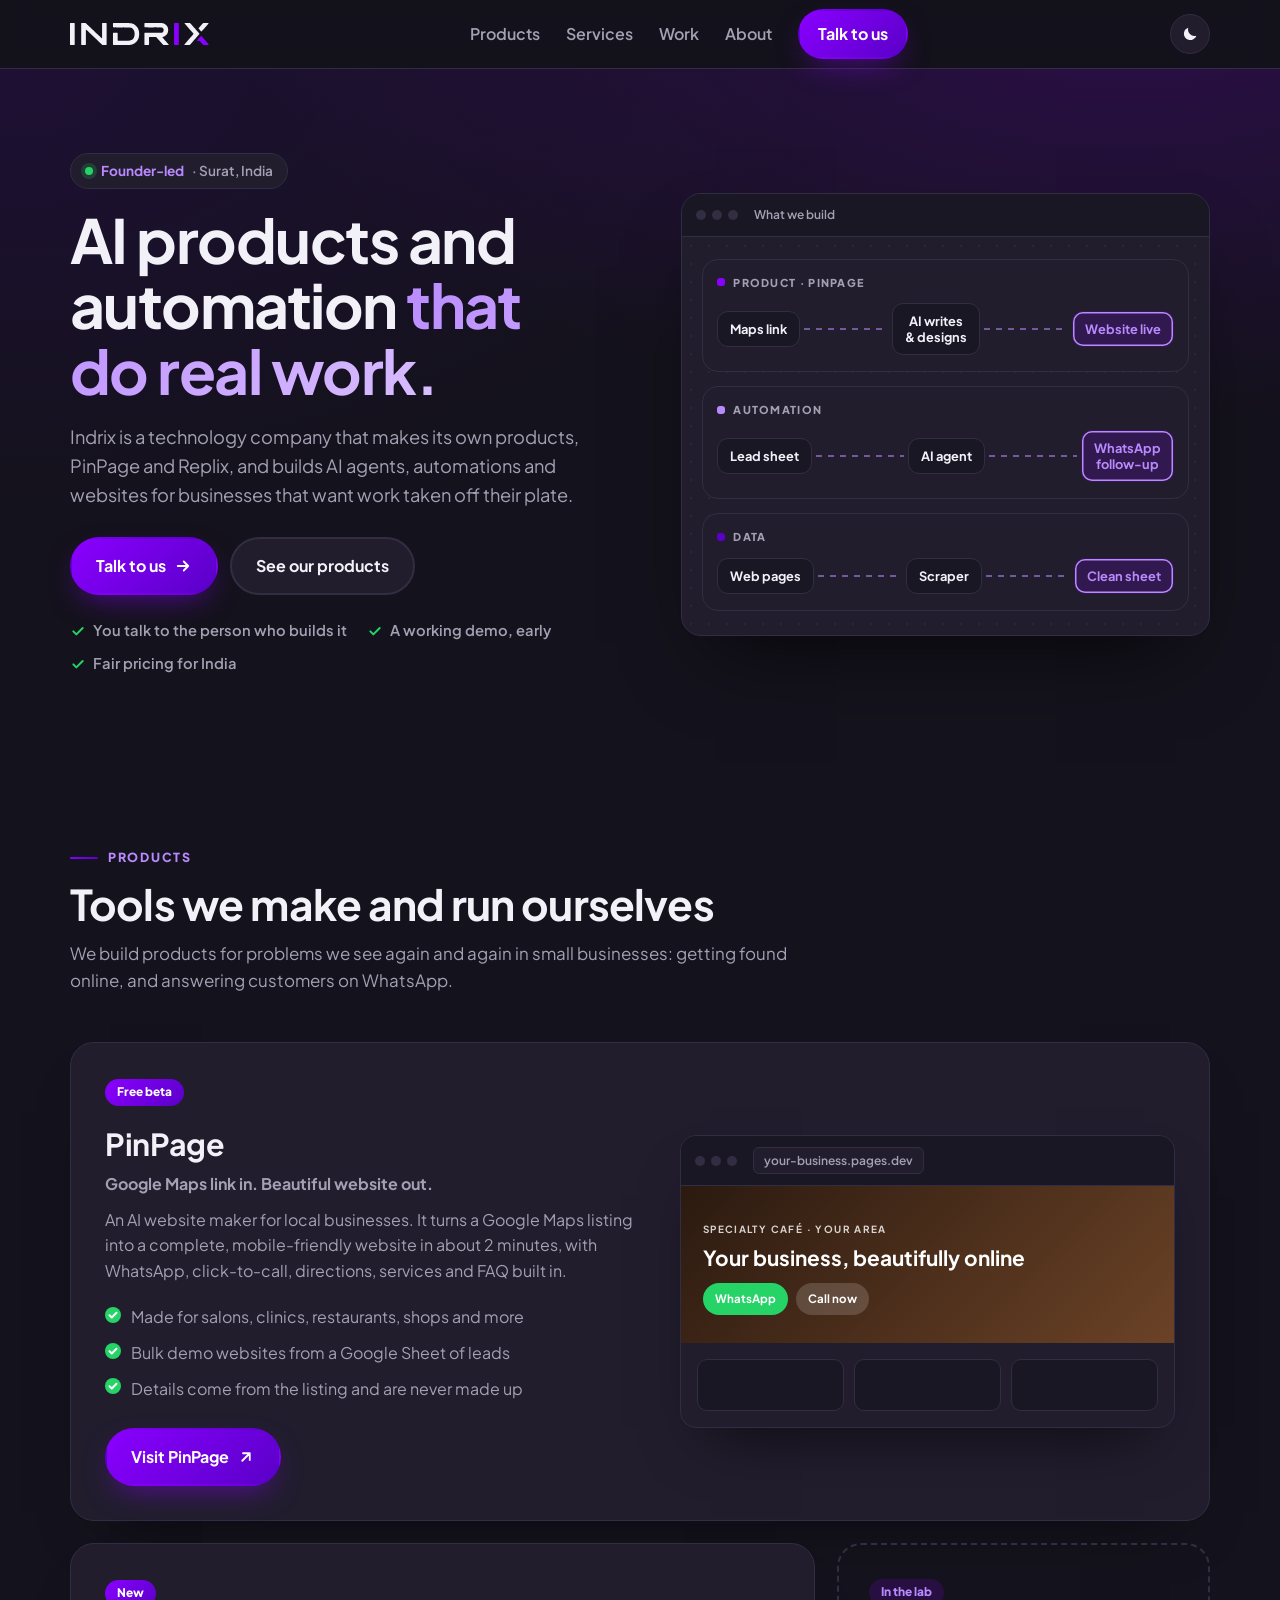
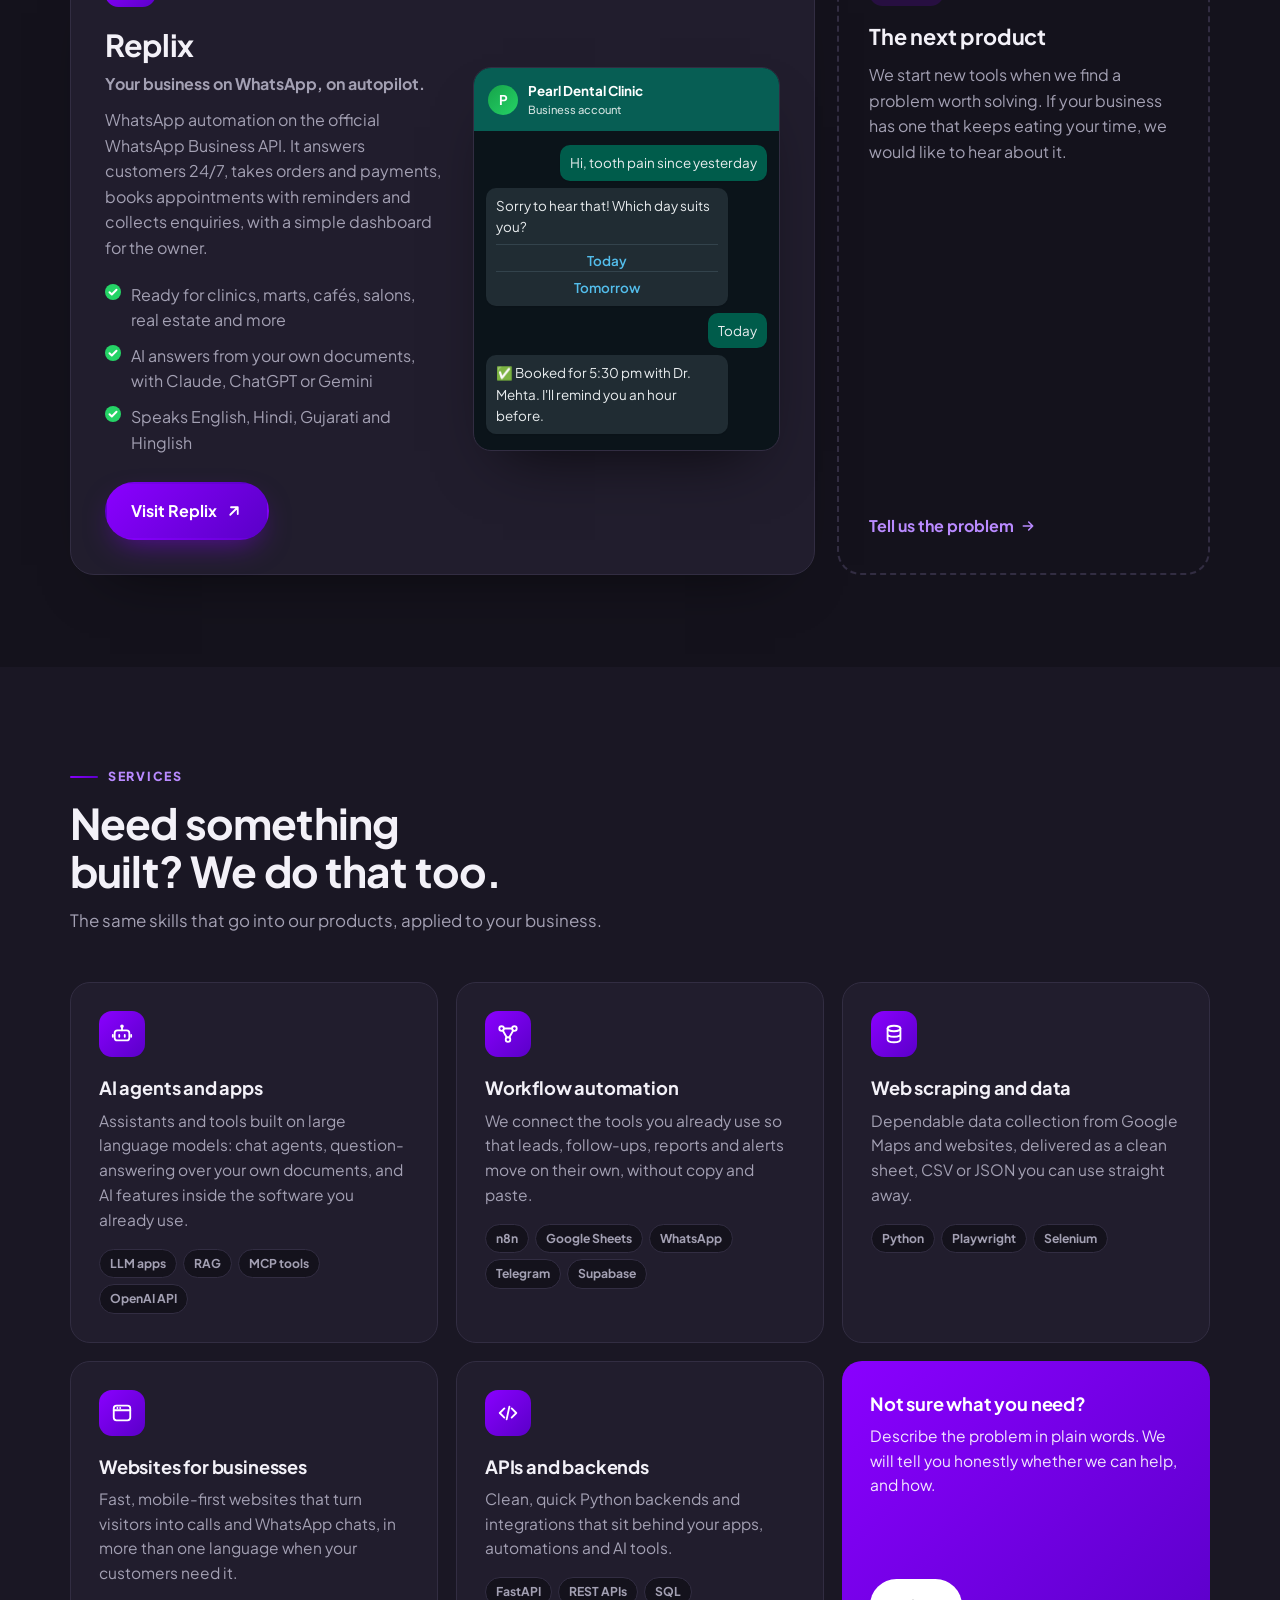
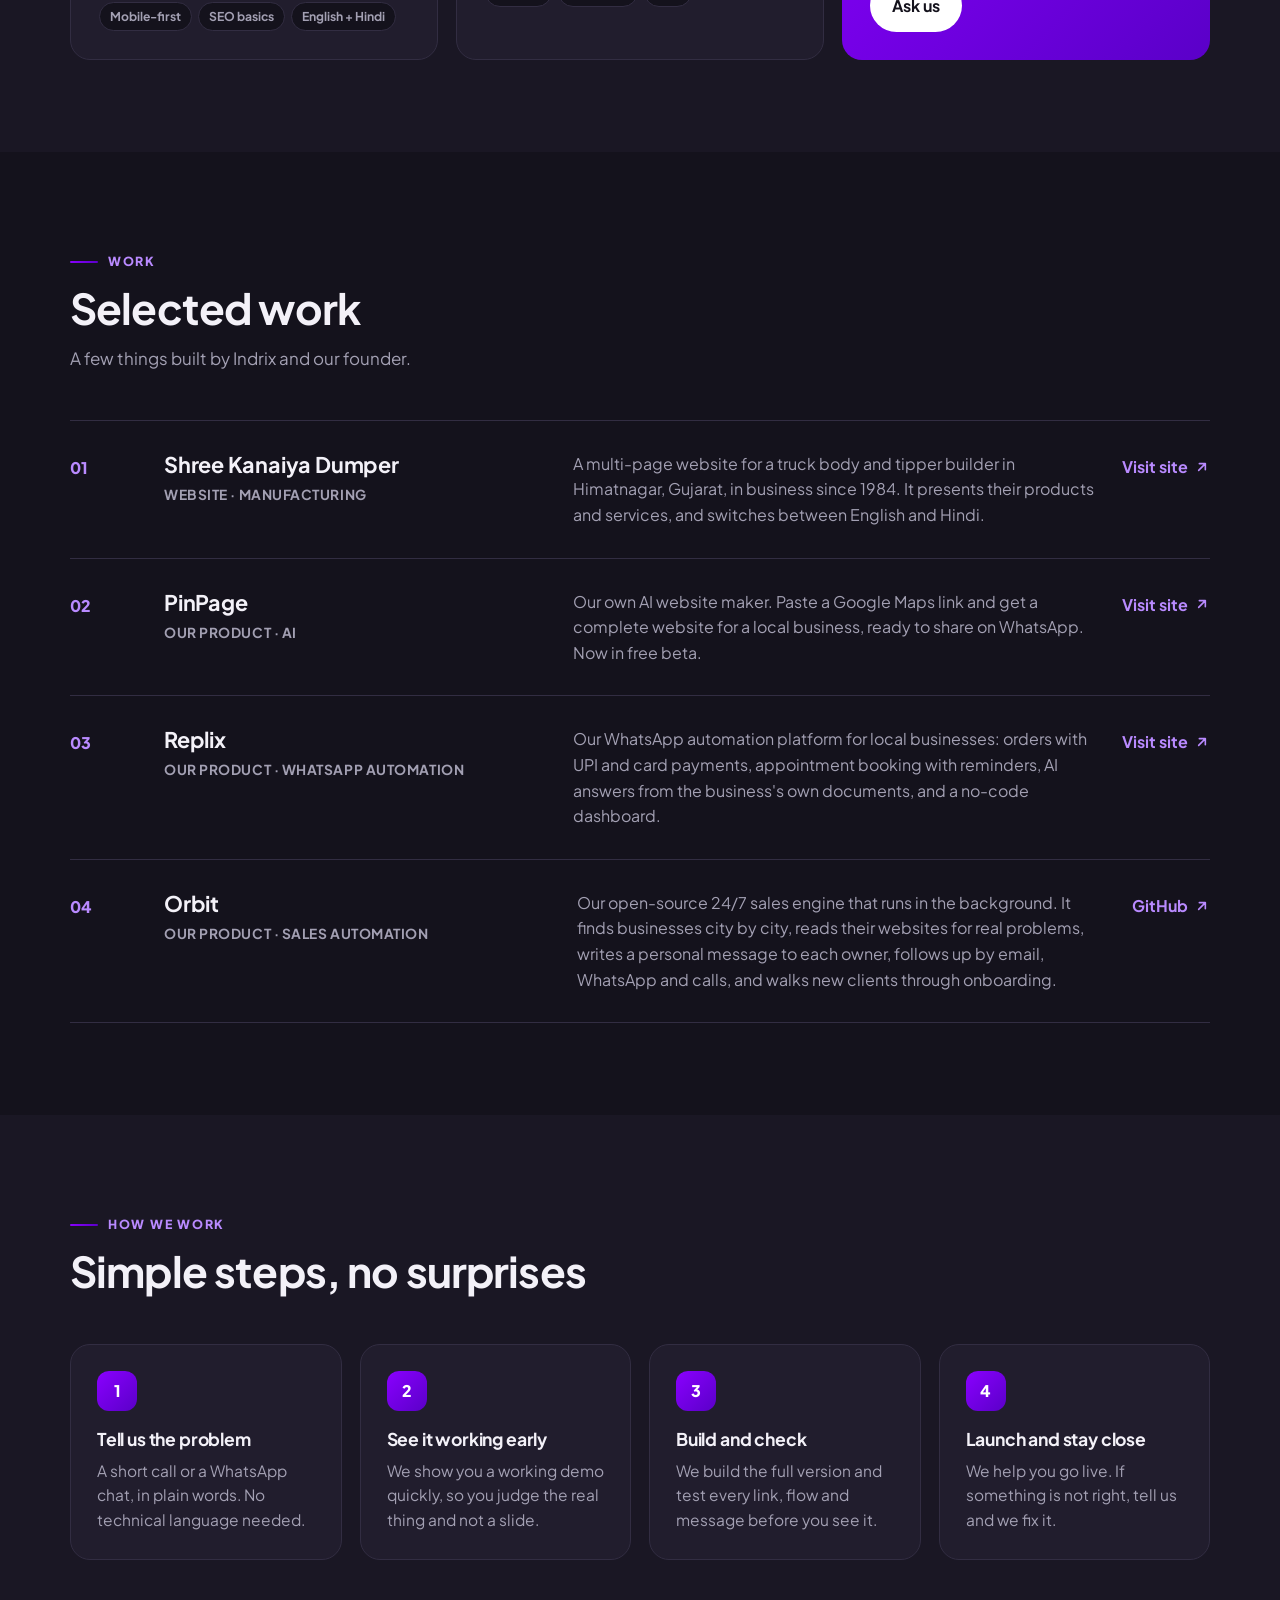
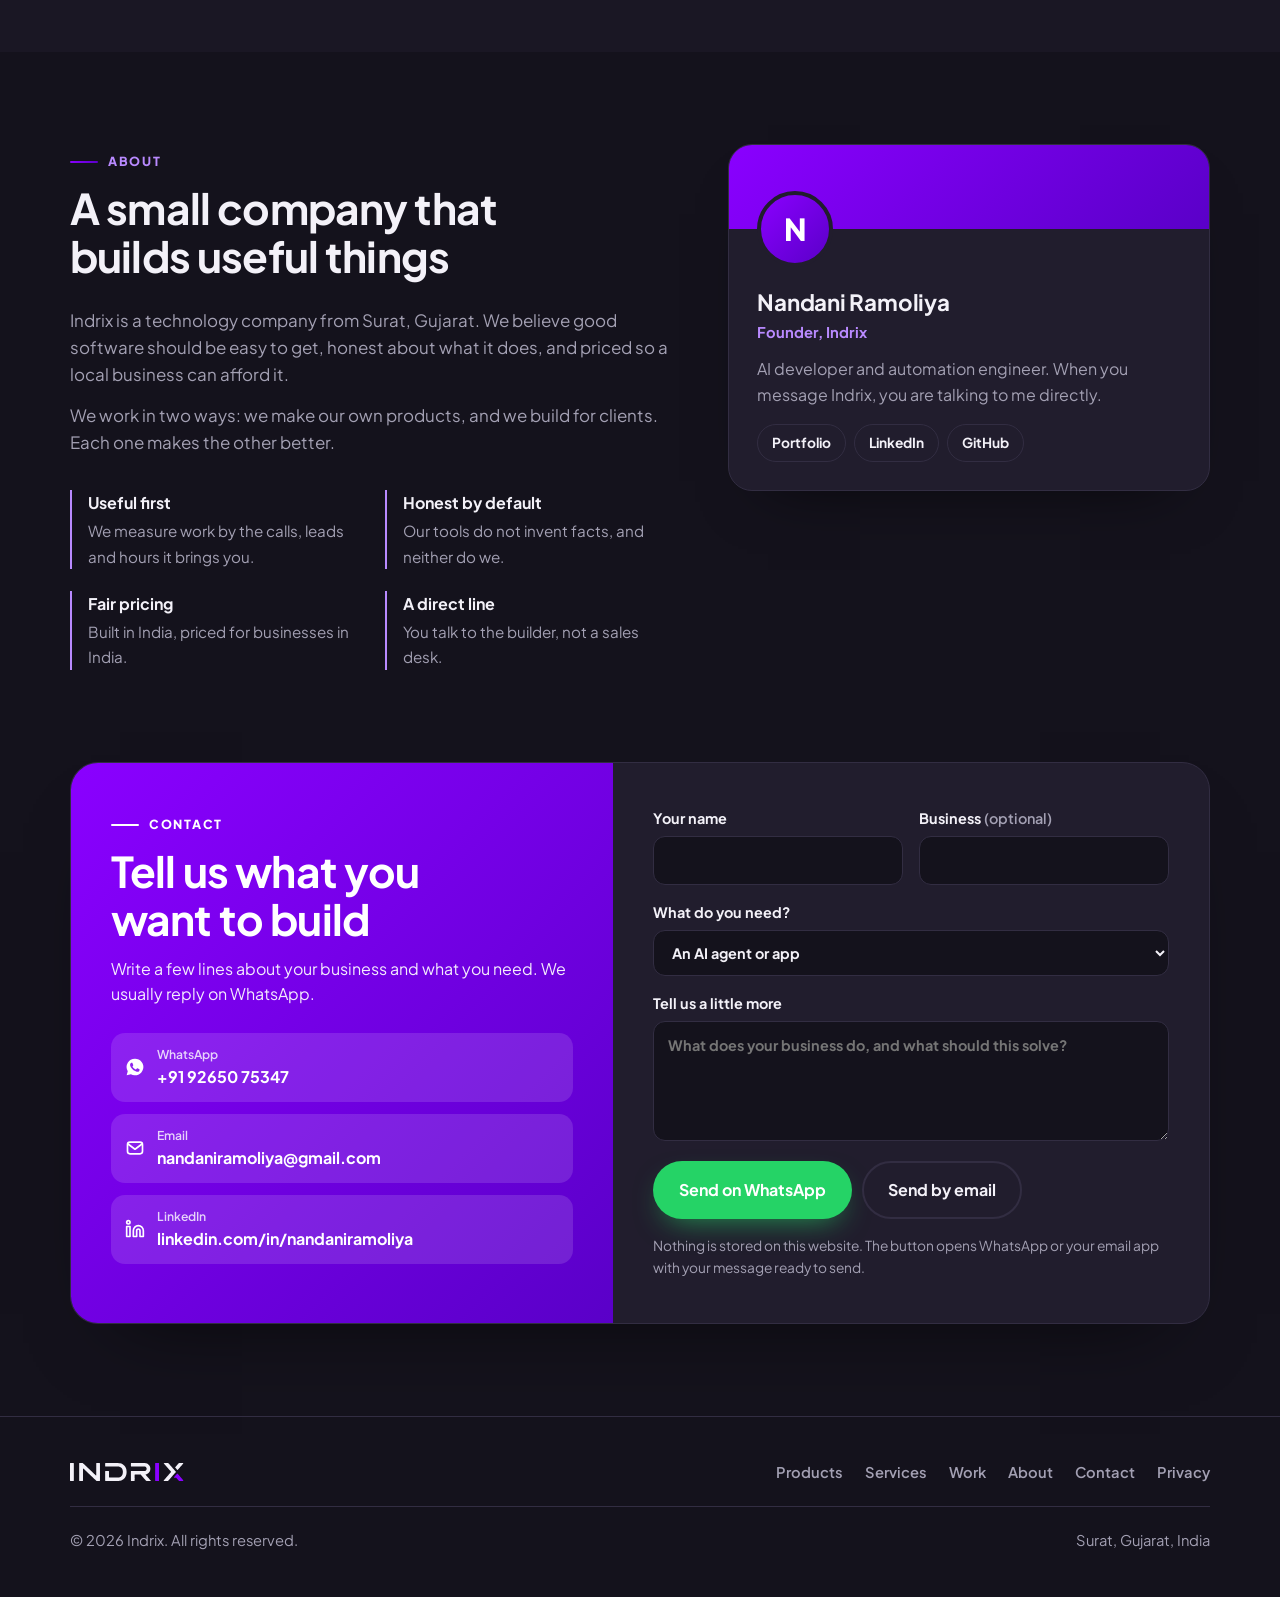
<file: index.html>
<!DOCTYPE html>
<html lang="en-IN">
<head>
<meta charset="utf-8">
<meta name="viewport" content="width=device-width,initial-scale=1">
<title>Indrix: AI Products, Automation and Websites for Business</title>
<meta name="description" content="Indrix is a founder-led technology company from Surat, India. We make our own AI products, PinPage and Replix, and build AI agents, automations, data tools and websites for businesses.">
<meta name="robots" content="index, follow, max-image-preview:large">
<meta property="og:type" content="website">
<meta property="og:site_name" content="Indrix">
<meta property="og:title" content="Indrix: AI products and automation that do real work">
<meta property="og:description" content="Makers of PinPage and Replix. We build AI agents, automations, data tools and websites for businesses.">
<!-- After you connect a domain, change this to the full address, e.g. https://yourdomain.com/og.png -->
<meta property="og:image" content="og.png?v=2">
<meta property="og:image:width" content="1200"><meta property="og:image:height" content="630">
<meta name="twitter:card" content="summary_large_image">
<meta name="theme-color" content="#14121c">
<link rel="icon" href="favicon.ico?v=2" sizes="48x48">
<link rel="icon" href="favicon.svg?v=2" type="image/svg+xml">
<link rel="apple-touch-icon" href="apple-touch-icon.png?v=2">
<script>document.documentElement.classList.add("js");try{var t=localStorage.getItem("indrix.theme");if(t==="dark"||t==="light")document.documentElement.setAttribute("data-theme",t)}catch(e){}</script>
<link rel="preload" href="assets/plus-jakarta-sans.woff2" as="font" type="font/woff2" crossorigin>
<link rel="stylesheet" href="assets/site.css?v=2">
<script type="application/ld+json">{"@context":"https://schema.org","@type":"Organization","name":"Indrix","description":"Technology company building AI products, automation and websites for businesses.","founder":{"@type":"Person","name":"Nandani Ramoliya"},"address":{"@type":"PostalAddress","addressLocality":"Surat","addressRegion":"Gujarat","addressCountry":"IN"},"brand":[{"@type":"Brand","name":"PinPage","url":"https://pinpage-8no.pages.dev/"},{"@type":"Brand","name":"Replix","url":"https://replix-cw3.pages.dev/"}]}</script>
</head>
<body>
<a class="skip" href="#main">Skip to content</a>

<header class="site"><div class="wrap nav">
  <a class="logo" href="#top" aria-label="Indrix home">
    <svg viewBox="0 0 917.5 145.4" aria-hidden="true"><use href="assets/logo.svg?v=2#wordmark"/></svg>
  </a>
  <nav class="links" id="navLinks" aria-label="Main">
    <a href="#products">Products</a>
    <a href="#services">Services</a>
    <a href="#work">Work</a>
    <a href="#about">About</a>
    <a class="btn btn-pri" href="#contact">Talk to us</a>
  </nav>
  <div class="nav-tools">
    <button class="icon-btn theme" id="themeBtn" type="button" aria-label="Switch between light and dark mode" title="Light / dark mode">
      <svg class="sun" viewBox="0 0 24 24" fill="none" stroke="currentColor" stroke-width="2" stroke-linecap="round"><circle cx="12" cy="12" r="4.2"/><path d="M12 2.5v2.2M12 19.3v2.2M2.5 12h2.2M19.3 12h2.2M5.3 5.3l1.5 1.5M17.2 17.2l1.5 1.5M5.3 18.7l1.5-1.5M17.2 6.8l1.5-1.5"/></svg>
      <svg class="moon" viewBox="0 0 24 24" fill="currentColor"><path d="M20.5 14.2A8.5 8.5 0 0 1 9.8 3.5a8.5 8.5 0 1 0 10.7 10.7z"/></svg>
    </button>
    <button class="icon-btn menu" id="menuBtn" type="button" aria-label="Open menu" aria-expanded="false" aria-controls="navLinks">
      <svg viewBox="0 0 24 24" fill="none" stroke="currentColor" stroke-width="2" stroke-linecap="round"><path d="M4 7h16M4 12h16M4 17h16"/></svg>
    </button>
  </div>
</div></header>

<main id="main">

<!-- ============ Hero ============ -->
<section class="hero" id="top"><div class="wrap hero-grid">
  <div>
    <span class="pill"><i></i> <b>Founder-led</b> · Surat, India</span>
    <h1>AI products and automation <span class="grad-text">that do real work.</span></h1>
    <p class="lead">Indrix is a technology company that makes its own products, PinPage and Replix, and builds AI agents, automations and websites for businesses that want work taken off their plate.</p>
    <div class="cta">
      <a class="btn btn-pri" href="#contact">Talk to us
        <svg viewBox="0 0 24 24" fill="none" stroke="currentColor" stroke-width="2.4" stroke-linecap="round" stroke-linejoin="round"><path d="M5 12h14M13 6l6 6-6 6"/></svg></a>
      <a class="btn btn-ghost" href="#products">See our products</a>
    </div>
    <ul class="trust">
      <li><svg viewBox="0 0 24 24" fill="none" stroke="currentColor" stroke-width="3" stroke-linecap="round" stroke-linejoin="round"><path d="M5 12.5l4.5 4.5L19 7.5"/></svg>You talk to the person who builds it</li>
      <li><svg viewBox="0 0 24 24" fill="none" stroke="currentColor" stroke-width="3" stroke-linecap="round" stroke-linejoin="round"><path d="M5 12.5l4.5 4.5L19 7.5"/></svg>A working demo, early</li>
      <li><svg viewBox="0 0 24 24" fill="none" stroke="currentColor" stroke-width="3" stroke-linecap="round" stroke-linejoin="round"><path d="M5 12.5l4.5 4.5L19 7.5"/></svg>Fair pricing for India</li>
    </ul>
  </div>

  <div class="board" role="img" aria-label="Three examples of what Indrix builds: PinPage turns a Maps link into a live website, automations turn a lead sheet into WhatsApp follow-ups, and data tools turn web pages into clean sheets.">
    <div class="board-bar"><i></i><i></i><i></i><span>What we build</span></div>
    <div class="board-body">
      <div class="lane">
        <div class="lane-k"><i style="--c:#8a00ff"></i>Product · PinPage</div>
        <div class="flow"><span class="node">Maps link</span><span class="wire"></span><span class="node">AI writes<br>&amp; designs</span><span class="wire"></span><span class="node done">Website live</span></div>
      </div>
      <div class="lane">
        <div class="lane-k"><i style="--c:#b98aff"></i>Automation</div>
        <div class="flow"><span class="node">Lead sheet</span><span class="wire"></span><span class="node">AI agent</span><span class="wire"></span><span class="node done">WhatsApp<br>follow-up</span></div>
      </div>
      <div class="lane">
        <div class="lane-k"><i style="--c:#5a00c8"></i>Data</div>
        <div class="flow"><span class="node">Web pages</span><span class="wire"></span><span class="node">Scraper</span><span class="wire"></span><span class="node done">Clean sheet</span></div>
      </div>
    </div>
  </div>
</div></section>

<!-- ============ Products ============ -->
<!-- To add a new product later: copy the "product" block, or replace the "next" card. -->
<section id="products"><div class="wrap">
  <div class="head rv"><span class="k">Products</span><h2>Tools we make and run ourselves</h2><p>We build products for problems we see again and again in small businesses: getting found online, and answering customers on WhatsApp.</p></div>
  <div class="products">
    <article class="product wide rv">
      <div>
        <span class="tag">Free beta</span>
        <h3>PinPage</h3>
        <p class="tagline">Google Maps link in. Beautiful website out.</p>
        <p>An AI website maker for local businesses. It turns a Google Maps listing into a complete, mobile-friendly website in about 2 minutes, with WhatsApp, click-to-call, directions, services and FAQ built in.</p>
        <ul class="ticks">
          <li>Made for salons, clinics, restaurants, shops and more</li>
          <li>Bulk demo websites from a Google Sheet of leads</li>
          <li>Details come from the listing and are never made up</li>
        </ul>
        <a class="btn btn-pri" href="https://pinpage-8no.pages.dev/" target="_blank" rel="noopener">Visit PinPage
          <svg viewBox="0 0 24 24" fill="none" stroke="currentColor" stroke-width="2.4" stroke-linecap="round" stroke-linejoin="round"><path d="M7 17L17 7M8 7h9v9"/></svg></a>
      </div>
      <div class="browser" aria-hidden="true">
        <div class="board-bar"><i></i><i></i><i></i><span>your-business.pages.dev</span></div>
        <div class="site-hero"><small>SPECIALTY CAFÉ · YOUR AREA</small><strong>Your business, beautifully online</strong><div class="site-btns"><b>WhatsApp</b><b>Call now</b></div></div>
        <div class="site-cards"><div></div><div></div><div></div></div>
      </div>
    </article>
    <article class="product rv">
      <div>
        <span class="tag">New</span>
        <h3>Replix</h3>
        <p class="tagline">Your business on WhatsApp, on autopilot.</p>
        <p>WhatsApp automation on the official WhatsApp Business API. It answers customers 24/7, takes orders and payments, books appointments with reminders and collects enquiries, with a simple dashboard for the owner.</p>
        <ul class="ticks">
          <li>Ready for clinics, marts, cafés, salons, real estate and more</li>
          <li>AI answers from your own documents, with Claude, ChatGPT or Gemini</li>
          <li>Speaks English, Hindi, Gujarati and Hinglish</li>
        </ul>
        <a class="btn btn-pri" href="https://replix-cw3.pages.dev/" target="_blank" rel="noopener">Visit Replix
          <svg viewBox="0 0 24 24" fill="none" stroke="currentColor" stroke-width="2.4" stroke-linecap="round" stroke-linejoin="round"><path d="M7 17L17 7M8 7h9v9"/></svg></a>
      </div>
      <div class="chat-mock" aria-hidden="true">
        <div class="chat-head"><i>P</i><span>Pearl Dental Clinic<small>Business account</small></span></div>
        <div class="chat-body">
          <p class="me">Hi, tooth pain since yesterday</p>
          <p>Sorry to hear that! Which day suits you?<b>Today</b><b>Tomorrow</b></p>
          <p class="me">Today</p>
          <p>✅ Booked for 5:30 pm with Dr. Mehta. I'll remind you an hour before.</p>
        </div>
      </div>
    </article>
    <article class="next rv">
      <span class="tag quiet">In the lab</span>
      <h3>The next product</h3>
      <p>We start new tools when we find a problem worth solving. If your business has one that keeps eating your time, we would like to hear about it.</p>
      <a class="arrow-link" href="#contact">Tell us the problem <svg viewBox="0 0 24 24" fill="none" stroke="currentColor" stroke-width="2.4" stroke-linecap="round" stroke-linejoin="round"><path d="M5 12h14M13 6l6 6-6 6"/></svg></a>
    </article>
  </div>
</div></section>

<!-- ============ Services ============ -->
<section id="services" class="alt"><div class="wrap">
  <div class="head rv"><span class="k">Services</span><h2>Need something built? We do that too.</h2><p>The same skills that go into our products, applied to your business.</p></div>
  <div class="services">
    <article class="svc rv">
      <div class="ico"><svg viewBox="0 0 24 24" fill="none" stroke="currentColor" stroke-width="2" stroke-linecap="round" stroke-linejoin="round"><rect x="4" y="8" width="16" height="11" rx="3"/><path d="M12 8V4M9 13v2M15 13v2M2 13v2M22 13v2"/><circle cx="12" cy="3.5" r="1"/></svg></div>
      <h3>AI agents and apps</h3>
      <p>Assistants and tools built on large language models: chat agents, question-answering over your own documents, and AI features inside the software you already use.</p>
      <ul class="chips"><li>LLM apps</li><li>RAG</li><li>MCP tools</li><li>OpenAI API</li></ul>
    </article>
    <article class="svc rv">
      <div class="ico"><svg viewBox="0 0 24 24" fill="none" stroke="currentColor" stroke-width="2" stroke-linecap="round" stroke-linejoin="round"><circle cx="5" cy="6" r="2.5"/><circle cx="19" cy="6" r="2.5"/><circle cx="12" cy="18" r="2.5"/><path d="M7.5 6h9M6.3 8.2l4.4 7.6M17.7 8.2l-4.4 7.6"/></svg></div>
      <h3>Workflow automation</h3>
      <p>We connect the tools you already use so that leads, follow-ups, reports and alerts move on their own, without copy and paste.</p>
      <ul class="chips"><li>n8n</li><li>Google Sheets</li><li>WhatsApp</li><li>Telegram</li><li>Supabase</li></ul>
    </article>
    <article class="svc rv">
      <div class="ico"><svg viewBox="0 0 24 24" fill="none" stroke="currentColor" stroke-width="2" stroke-linecap="round" stroke-linejoin="round"><ellipse cx="12" cy="6" rx="7" ry="3"/><path d="M5 6v6c0 1.7 3.1 3 7 3s7-1.3 7-3V6M5 12v6c0 1.7 3.1 3 7 3s7-1.3 7-3v-6"/></svg></div>
      <h3>Web scraping and data</h3>
      <p>Dependable data collection from Google Maps and websites, delivered as a clean sheet, CSV or JSON you can use straight away.</p>
      <ul class="chips"><li>Python</li><li>Playwright</li><li>Selenium</li></ul>
    </article>
    <article class="svc rv">
      <div class="ico"><svg viewBox="0 0 24 24" fill="none" stroke="currentColor" stroke-width="2" stroke-linecap="round" stroke-linejoin="round"><rect x="3" y="4" width="18" height="16" rx="3"/><path d="M3 9h18M7 6.5h.01M10 6.5h.01"/></svg></div>
      <h3>Websites for businesses</h3>
      <p>Fast, mobile-first websites that turn visitors into calls and WhatsApp chats, in more than one language when your customers need it.</p>
      <ul class="chips"><li>Mobile-first</li><li>SEO basics</li><li>English + Hindi</li></ul>
    </article>
    <article class="svc rv">
      <div class="ico"><svg viewBox="0 0 24 24" fill="none" stroke="currentColor" stroke-width="2" stroke-linecap="round" stroke-linejoin="round"><path d="M8 7l-5 5 5 5M16 7l5 5-5 5M13.5 5l-3 14"/></svg></div>
      <h3>APIs and backends</h3>
      <p>Clean, quick Python backends and integrations that sit behind your apps, automations and AI tools.</p>
      <ul class="chips"><li>FastAPI</li><li>REST APIs</li><li>SQL</li></ul>
    </article>
    <article class="svc ask rv">
      <h3>Not sure what you need?</h3>
      <p>Describe the problem in plain words. We will tell you honestly whether we can help, and how.</p>
      <a class="btn" href="#contact">Ask us</a>
    </article>
  </div>
</div></section>

<!-- ============ Work ============ -->
<section id="work"><div class="wrap">
  <div class="head rv"><span class="k">Work</span><h2>Selected work</h2><p>A few things built by Indrix and our founder.</p></div>
  <ol class="work">
    <li class="rv">
      <span class="n">01</span>
      <div><h3>Shree Kanaiya Dumper</h3><div class="meta">Website · Manufacturing</div></div>
      <p>A multi-page website for a truck body and tipper builder in Himatnagar, Gujarat, in business since 1984. It presents their products and services, and switches between English and Hindi.</p>
      <a class="arrow-link" href="https://www.kanaiyadumper.com/" target="_blank" rel="noopener">Visit site <svg viewBox="0 0 24 24" fill="none" stroke="currentColor" stroke-width="2.4" stroke-linecap="round" stroke-linejoin="round"><path d="M7 17L17 7M8 7h9v9"/></svg></a>
    </li>
    <li class="rv">
      <span class="n">02</span>
      <div><h3>PinPage</h3><div class="meta">Our product · AI</div></div>
      <p>Our own AI website maker. Paste a Google Maps link and get a complete website for a local business, ready to share on WhatsApp. Now in free beta.</p>
      <a class="arrow-link" href="https://pinpage-8no.pages.dev/" target="_blank" rel="noopener">Visit site <svg viewBox="0 0 24 24" fill="none" stroke="currentColor" stroke-width="2.4" stroke-linecap="round" stroke-linejoin="round"><path d="M7 17L17 7M8 7h9v9"/></svg></a>
    </li>
    <li class="rv">
      <span class="n">03</span>
      <div><h3>Replix</h3><div class="meta">Our product · WhatsApp automation</div></div>
      <p>Our WhatsApp automation platform for local businesses: orders with UPI and card payments, appointment booking with reminders, AI answers from the business's own documents, and a no-code dashboard.</p>
      <a class="arrow-link" href="https://replix-cw3.pages.dev/" target="_blank" rel="noopener">Visit site <svg viewBox="0 0 24 24" fill="none" stroke="currentColor" stroke-width="2.4" stroke-linecap="round" stroke-linejoin="round"><path d="M7 17L17 7M8 7h9v9"/></svg></a>
    </li>
    <li class="rv">
      <span class="n">04</span>
      <div><h3>Orbit</h3><div class="meta">Our product · Sales automation</div></div>
      <p>Our open-source 24/7 sales engine that runs in the background. It finds businesses city by city, reads their websites for real problems, writes a personal message to each owner, follows up by email, WhatsApp and calls, and walks new clients through onboarding.</p>
      <a class="arrow-link" href="https://github.com/NandaniRamoliya/LeadAutomationPipeline" target="_blank" rel="noopener">GitHub <svg viewBox="0 0 24 24" fill="none" stroke="currentColor" stroke-width="2.4" stroke-linecap="round" stroke-linejoin="round"><path d="M7 17L17 7M8 7h9v9"/></svg></a>
    </li>
  </ol>
</div></section>

<!-- ============ How we work ============ -->
<section id="process" class="alt"><div class="wrap">
  <div class="head rv"><span class="k">How we work</span><h2>Simple steps, no surprises</h2></div>
  <ol class="steps">
    <li class="rv"><h3>Tell us the problem</h3><p>A short call or a WhatsApp chat, in plain words. No technical language needed.</p></li>
    <li class="rv"><h3>See it working early</h3><p>We show you a working demo quickly, so you judge the real thing and not a slide.</p></li>
    <li class="rv"><h3>Build and check</h3><p>We build the full version and test every link, flow and message before you see it.</p></li>
    <li class="rv"><h3>Launch and stay close</h3><p>We help you go live. If something is not right, tell us and we fix it.</p></li>
  </ol>
</div></section>

<!-- ============ About ============ -->
<section id="about"><div class="wrap about">
  <div class="about-copy rv">
    <div class="head"><span class="k">About</span><h2>A small company that builds useful things</h2></div>
    <p>Indrix is a technology company from Surat, Gujarat. We believe good software should be easy to get, honest about what it does, and priced so a local business can afford it.</p>
    <p>We work in two ways: we make our own products, and we build for clients. Each one makes the other better.</p>
    <ul class="values">
      <li><b>Useful first</b><span>We measure work by the calls, leads and hours it brings you.</span></li>
      <li><b>Honest by default</b><span>Our tools do not invent facts, and neither do we.</span></li>
      <li><b>Fair pricing</b><span>Built in India, priced for businesses in India.</span></li>
      <li><b>A direct line</b><span>You talk to the builder, not a sales desk.</span></li>
    </ul>
  </div>
  <!-- Founder card. This whole <aside> is optional: delete it if you prefer not to show a name. -->
  <aside class="founder rv" aria-label="Founder">
    <div class="founder-top"></div>
    <div class="founder-av" aria-hidden="true">N</div>
    <div class="founder-body">
      <h3>Nandani Ramoliya</h3>
      <div class="role">Founder, Indrix</div>
      <p>AI developer and automation engineer. When you message Indrix, you are talking to me directly.</p>
      <ul class="founder-links">
        <li><a href="https://nandaniramoliya.netlify.app/" target="_blank" rel="noopener">Portfolio</a></li>
        <li><a href="https://linkedin.com/in/nandaniramoliya" target="_blank" rel="noopener">LinkedIn</a></li>
        <li><a href="https://github.com/nandaniramoliya" target="_blank" rel="noopener">GitHub</a></li>
      </ul>
    </div>
  </aside>
</div></section>

<!-- ============ Contact ============ -->
<section id="contact" style="padding-top:0"><div class="wrap">
  <div class="contact rv">
    <div class="contact-side">
      <span class="k">Contact</span>
      <h2>Tell us what you want to build</h2>
      <p>Write a few lines about your business and what you need. We usually reply on WhatsApp.</p>
      <ul class="ways">
        <li><a href="https://wa.me/919265075347?text=Hi%20Indrix!%20I%27d%20like%20to%20talk%20about%20a%20project." target="_blank" rel="noopener">
          <svg viewBox="0 0 24 24" fill="currentColor"><path d="M12 2a10 10 0 0 0-8.7 15L2 22l5.1-1.3A10 10 0 1 0 12 2zm5.4 14.4c-.2.6-1.3 1.2-1.8 1.3-.5.1-1.1.1-3.4-.9-2.9-1.2-4.7-4.1-4.9-4.3-.1-.2-1.2-1.5-1.2-2.9s.7-2.1 1-2.4c.3-.3.6-.3.8-.3h.5c.2 0 .4-.1.6.5l.9 2.1c.1.1.1.3 0 .5l-.3.5-.4.5c-.1.1-.3.3-.1.6.2.3.7 1.2 1.5 1.9 1.1.9 1.9 1.2 2.2 1.4.3.1.4.1.6-.1l.9-1.1c.2-.3.4-.2.6-.1l1.9.9c.3.1.5.2.5.3.1.1.1.7-.1 1.3z"/></svg>
          <span><small>WhatsApp</small>+91 92650 75347</span></a></li>
        <li><a href="mailto:nandaniramoliya@gmail.com">
          <svg viewBox="0 0 24 24" fill="none" stroke="currentColor" stroke-width="2" stroke-linecap="round" stroke-linejoin="round"><rect x="3" y="5" width="18" height="14" rx="3"/><path d="M4 7.5l8 6 8-6"/></svg>
          <span><small>Email</small>nandaniramoliya@gmail.com</span></a></li>
        <li><a href="https://linkedin.com/in/nandaniramoliya" target="_blank" rel="noopener">
          <svg viewBox="0 0 24 24" fill="none" stroke="currentColor" stroke-width="2" stroke-linecap="round" stroke-linejoin="round"><path d="M16 8a6 6 0 0 1 6 6v7h-4v-7a2 2 0 0 0-4 0v7h-4v-7a6 6 0 0 1 6-6z"/><rect x="2" y="9" width="4" height="12"/><circle cx="4" cy="4" r="2"/></svg>
          <span><small>LinkedIn</small>linkedin.com/in/nandaniramoliya</span></a></li>
      </ul>
    </div>
    <!-- data-whatsapp: number with country code, digits only. data-email: where "Send by email" goes. -->
    <form id="contactForm" data-whatsapp="919265075347" data-email="nandaniramoliya@gmail.com">
      <div class="row2">
        <label>Your name<input name="name" type="text" autocomplete="name" required></label>
        <label>Business <span>(optional)</span><input name="business" type="text" autocomplete="organization"></label>
      </div>
      <label>What do you need?
        <select name="need">
          <option>An AI agent or app</option>
          <option>Workflow automation</option>
          <option>Web scraping or data</option>
          <option>A website for my business</option>
          <option>Help with PinPage</option>
          <option>Replix (WhatsApp automation)</option>
          <option>Something else</option>
        </select>
      </label>
      <label>Tell us a little more<textarea name="details" required placeholder="What does your business do, and what should this solve?"></textarea></label>
      <div class="form-actions">
        <button class="btn btn-wa" type="submit">Send on WhatsApp</button>
        <button class="btn btn-ghost" type="button" id="emailBtn">Send by email</button>
      </div>
      <p class="form-note">Nothing is stored on this website. The button opens WhatsApp or your email app with your message ready to send.</p>
    </form>
  </div>
</div></section>

</main>

<footer class="site"><div class="wrap">
  <div class="foot">
    <a class="logo" href="#top" aria-label="Indrix home">
      <svg viewBox="0 0 917.5 145.4" aria-hidden="true"><use href="assets/logo.svg?v=2#wordmark"/></svg>
    </a>
    <nav aria-label="Footer">
      <a href="#products">Products</a>
      <a href="#services">Services</a>
      <a href="#work">Work</a>
      <a href="#about">About</a>
      <a href="#contact">Contact</a>
      <a href="privacy.html">Privacy</a>
    </nav>
  </div>
  <div class="foot-bottom">
    <span>© 2026 Indrix. All rights reserved.</span>
    <span>Surat, Gujarat, India</span>
  </div>
</div></footer>

<script src="assets/site.js?v=2"></script>
</body>
</html>
</file>
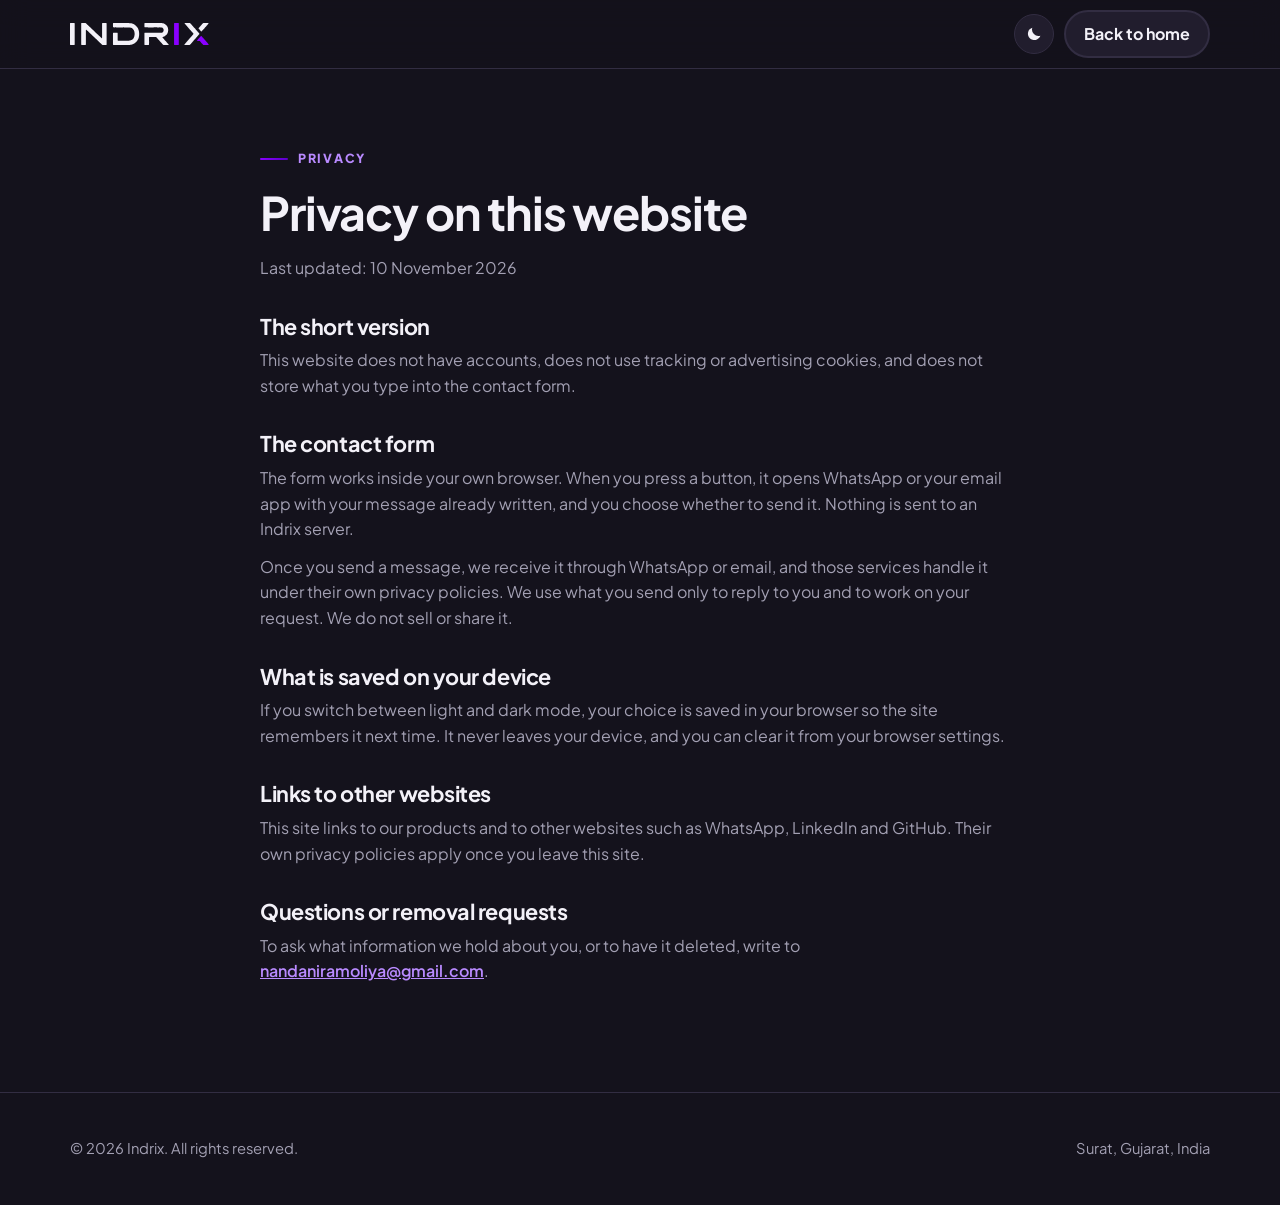
<file: privacy.html>
<!DOCTYPE html>
<html lang="en-IN">
<head>
<meta charset="utf-8">
<meta name="viewport" content="width=device-width,initial-scale=1">
<title>Privacy | Indrix</title>
<meta name="description" content="How the Indrix website handles your information.">
<meta name="theme-color" content="#14121c">
<link rel="icon" href="favicon.ico?v=2" sizes="48x48">
<link rel="icon" href="favicon.svg?v=2" type="image/svg+xml">
<link rel="apple-touch-icon" href="apple-touch-icon.png?v=2">
<script>document.documentElement.classList.add("js");try{var t=localStorage.getItem("indrix.theme");if(t==="dark"||t==="light")document.documentElement.setAttribute("data-theme",t)}catch(e){}</script>
<link rel="stylesheet" href="assets/site.css?v=2">
</head>
<body>
<header class="site"><div class="wrap nav">
  <a class="logo" href="index.html" aria-label="Indrix home">
    <svg viewBox="0 0 917.5 145.4" aria-hidden="true"><use href="assets/logo.svg?v=2#wordmark"/></svg>
  </a>
  <div class="nav-tools">
    <button class="icon-btn theme" id="themeBtn" type="button" aria-label="Switch between light and dark mode" title="Light / dark mode">
      <svg class="sun" viewBox="0 0 24 24" fill="none" stroke="currentColor" stroke-width="2" stroke-linecap="round"><circle cx="12" cy="12" r="4.2"/><path d="M12 2.5v2.2M12 19.3v2.2M2.5 12h2.2M19.3 12h2.2M5.3 5.3l1.5 1.5M17.2 17.2l1.5 1.5M5.3 18.7l1.5-1.5M17.2 6.8l1.5-1.5"/></svg>
      <svg class="moon" viewBox="0 0 24 24" fill="currentColor"><path d="M20.5 14.2A8.5 8.5 0 0 1 9.8 3.5a8.5 8.5 0 1 0 10.7 10.7z"/></svg>
    </button>
    <a class="btn btn-ghost" href="index.html" style="padding:9px 18px">Back to home</a>
  </div>
</div></header>

<main class="page"><div class="wrap">
  <span class="k">Privacy</span>
  <h1>Privacy on this website</h1>
  <p>Last updated: 10 November 2026</p>

  <h2>The short version</h2>
  <p>This website does not have accounts, does not use tracking or advertising cookies, and does not store what you type into the contact form.</p>

  <h2>The contact form</h2>
  <p>The form works inside your own browser. When you press a button, it opens WhatsApp or your email app with your message already written, and you choose whether to send it. Nothing is sent to an Indrix server.</p>
  <p>Once you send a message, we receive it through WhatsApp or email, and those services handle it under their own privacy policies. We use what you send only to reply to you and to work on your request. We do not sell or share it.</p>

  <h2>What is saved on your device</h2>
  <p>If you switch between light and dark mode, your choice is saved in your browser so the site remembers it next time. It never leaves your device, and you can clear it from your browser settings.</p>

  <h2>Links to other websites</h2>
  <p>This site links to our products and to other websites such as WhatsApp, LinkedIn and GitHub. Their own privacy policies apply once you leave this site.</p>

  <h2>Questions or removal requests</h2>
  <p>To ask what information we hold about you, or to have it deleted, write to <a href="mailto:nandaniramoliya@gmail.com">nandaniramoliya@gmail.com</a>.</p>
</div></main>

<footer class="site"><div class="wrap">
  <div class="foot-bottom" style="margin-top:0;padding-top:0;border-top:0">
    <span>© 2026 Indrix. All rights reserved.</span>
    <span>Surat, Gujarat, India</span>
  </div>
</div></footer>
<script src="assets/site.js?v=2"></script>
</body>
</html>
</file>
<file: assets/site.css>
/* Indrix website styles.
   Brand colours come from the INDRIX brand guide:
   INDRIX Purple #8A00FF, Night Black #14121C and white.
   Dark is the main look; light is available from the theme button. */

@font-face {
  font-family: "Plus Jakarta Sans";
  src: url("plus-jakarta-sans.woff2") format("woff2");
  font-weight: 200 800;
  font-style: normal;
  font-display: swap;
}

/* ---------- Tokens ---------- */
/* Brand colours (same in both themes) */
:root {
  --pri: #8a00ff;   /* INDRIX Purple */
  --vio: #5a00c8;   /* deep purple, for gradients */
  --lilac: #b98aff; /* light purple, for highlights on dark */
  --wa: #25d366;
  --r: 20px;
  --grad: linear-gradient(135deg, var(--pri), var(--vio));
}
/* Dark (default) */
:root {
  --pri-text: #b98aff;
  --hi: #d9bfff;
  --ink: #f3f1f8;
  --muted: #a3a0b3;
  --bg: #14121c;    /* Night Black */
  --soft: #1a1724;
  --card: #211d2d;
  --line: #322d42;
  --head: rgba(20, 18, 28, .82);
  --grid: rgba(255, 255, 255, .045);
  --shadow: rgba(0, 0, 0, .7);
  --tint: rgba(138, 0, 255, .16);
  color-scheme: dark;
}
/* Light (picked with the theme button) */
:root[data-theme="light"] {
  --pri-text: #8a00ff;
  --hi: #5a00c8;
  --ink: #14121c;
  --muted: #5f5a6e;
  --bg: #ffffff;
  --soft: #f6f4fa;
  --card: #ffffff;
  --line: #e8e4f0;
  --head: rgba(255, 255, 255, .85);
  --grid: rgba(20, 18, 28, .05);
  --shadow: rgba(20, 18, 28, .3);
  --tint: rgba(138, 0, 255, .08);
  color-scheme: light;
}

/* ---------- Base ---------- */
* { box-sizing: border-box; margin: 0; padding: 0; }
html { scroll-behavior: smooth; scroll-padding-top: 84px; }
body {
  font-family: "Plus Jakarta Sans", system-ui, -apple-system, "Segoe UI", sans-serif;
  color: var(--ink);
  background: var(--bg);
  line-height: 1.6;
  -webkit-font-smoothing: antialiased;
  overflow-x: hidden;
  transition: background .25s, color .25s;
}
a { color: inherit; }
img, svg { max-width: 100%; }
.wrap { width: min(1140px, 100% - 40px); margin-inline: auto; }
.grad-text {
  background: linear-gradient(135deg, var(--pri-text), var(--hi));
  -webkit-background-clip: text;
  background-clip: text;
  color: transparent;
}
:focus-visible { outline: 3px solid var(--pri-text); outline-offset: 3px; border-radius: 6px; }
.skip {
  position: absolute; left: -999px; top: 8px; z-index: 100;
  background: var(--card); color: var(--ink); padding: 10px 16px; border-radius: 10px; font-weight: 700;
}
.skip:focus { left: 12px; }

/* ---------- Buttons ---------- */
.btn {
  display: inline-flex; align-items: center; justify-content: center; gap: 8px;
  padding: 14px 24px; border-radius: 999px;
  font: inherit; font-weight: 700; text-decoration: none; cursor: pointer;
  border: 2px solid transparent;
  transition: transform .2s, box-shadow .2s, border-color .2s;
}
.btn:hover { transform: translateY(-2px); }
.btn svg { width: 18px; height: 18px; flex: none; }
.btn-pri {
  background: linear-gradient(135deg, var(--pri), var(--vio));
  color: #fff; box-shadow: 0 12px 30px -10px rgba(138, 0, 255, .55);
}
.btn-wa { background: var(--wa); color: #fff; box-shadow: 0 12px 30px -12px rgba(37, 211, 102, .7); }
.btn-ghost { border-color: var(--line); background: var(--card); color: var(--ink); }
.btn-ghost:hover { border-color: var(--pri-text); }
.arrow-link {
  display: inline-flex; align-items: center; gap: 6px;
  font-weight: 700; color: var(--pri-text); text-decoration: none;
}
.arrow-link svg { width: 16px; height: 16px; transition: transform .2s; }
.arrow-link:hover svg { transform: translateX(4px); }

/* ---------- Header ---------- */
header.site {
  position: sticky; top: 0; z-index: 50;
  background: var(--head); backdrop-filter: blur(14px);
  border-bottom: 1px solid var(--line);
}
.nav { display: flex; align-items: center; justify-content: space-between; height: 68px; gap: 16px; }
.logo { display: flex; align-items: center; color: var(--ink); text-decoration: none; }
/* The wordmark SVG draws its letters in the text colour, so it switches with the theme. */
.logo svg { display: block; height: 22px; width: auto; aspect-ratio: 917.5 / 145.4; flex: none; }
.links { display: flex; gap: 26px; align-items: center; }
.links a:not(.btn) { text-decoration: none; font-weight: 600; color: var(--muted); }
.links a:not(.btn):hover { color: var(--ink); }
.links .btn { padding: 10px 18px; white-space: nowrap; }
.nav-tools { display: flex; align-items: center; gap: 10px; }
.icon-btn {
  width: 40px; height: 40px; border-radius: 50%; flex: none;
  border: 1px solid var(--line); background: var(--card); color: var(--ink);
  cursor: pointer; display: grid; place-items: center;
}
.icon-btn svg { width: 18px; height: 18px; }
.theme .sun { display: none; }
:root[data-theme="light"] .theme .sun { display: block; }
:root[data-theme="light"] .theme .moon { display: none; }
.menu { display: none; }
@media (max-width: 860px) {
  .menu { display: grid; }
  .links {
    display: none;
    position: absolute; left: 0; right: 0; top: 68px;
    flex-direction: column; align-items: stretch; gap: 0;
    padding: 10px 20px 20px;
    background: var(--bg); border-bottom: 1px solid var(--line);
    box-shadow: 0 30px 40px -30px var(--shadow);
  }
  .links.open { display: flex; }
  .links a:not(.btn) { padding: 14px 4px; border-bottom: 1px solid var(--line); color: var(--ink); }
  .links .btn { margin-top: 16px; padding: 14px 18px; }
}

/* ---------- Hero ---------- */
.hero {
  position: relative; padding: 84px 0 72px;
  background:
    radial-gradient(900px 420px at 88% -10%, rgba(138, 0, 255, .2), transparent),
    radial-gradient(800px 440px at 0% 0%, rgba(90, 0, 200, .14), transparent);
}
.hero-grid { display: grid; grid-template-columns: 1.05fr 1fr; gap: 56px; align-items: center; }
.pill {
  display: inline-flex; gap: 8px; align-items: center;
  padding: 6px 14px; border-radius: 999px;
  background: var(--card); border: 1px solid var(--line);
  font-weight: 600; font-size: .85rem; color: var(--muted);
}
.pill i { width: 8px; height: 8px; border-radius: 50%; background: var(--wa); box-shadow: 0 0 0 4px rgba(37, 211, 102, .18); }
.pill b { color: var(--pri-text); }
h1 { font-size: clamp(2.3rem, 5.2vw, 3.8rem); line-height: 1.08; letter-spacing: -.025em; margin: 18px 0; text-wrap: balance; }
.lead { font-size: 1.14rem; color: var(--muted); max-width: 560px; margin-bottom: 28px; }
.cta { display: flex; gap: 12px; flex-wrap: wrap; }
.trust { display: flex; gap: 10px 20px; flex-wrap: wrap; margin-top: 24px; color: var(--muted); font-size: .92rem; font-weight: 600; list-style: none; }
.trust li { display: flex; align-items: center; gap: 7px; }
.trust svg { width: 16px; height: 16px; color: var(--wa); flex: none; }

/* Hero board: three examples of what Indrix builds */
.board {
  border-radius: 20px; border: 1px solid var(--line); background: var(--card);
  box-shadow: 0 40px 80px -34px var(--shadow); overflow: hidden;
}
.board-bar { display: flex; gap: 6px; align-items: center; padding: 11px 14px; background: var(--soft); border-bottom: 1px solid var(--line); }
.board-bar i { width: 10px; height: 10px; border-radius: 50%; background: var(--line); }
.board-bar span { margin-left: 10px; font-size: .75rem; font-weight: 600; color: var(--muted); }
.board-body {
  padding: 22px 20px 24px; display: grid; gap: 14px;
  background-image: radial-gradient(var(--grid) 1.2px, transparent 1.2px);
  background-size: 18px 18px;
}
.lane { background: var(--card); border: 1px solid var(--line); border-radius: 16px; padding: 14px 14px 16px; }
.lane-k { display: flex; align-items: center; gap: 8px; font-size: .68rem; font-weight: 800; letter-spacing: .12em; text-transform: uppercase; color: var(--muted); margin-bottom: 12px; }
.lane-k i { width: 8px; height: 8px; border-radius: 3px; background: var(--c, var(--pri)); }
.flow { display: flex; align-items: center; }
.node {
  flex: none; padding: 9px 12px; border-radius: 11px;
  background: var(--soft); border: 1px solid var(--line);
  font-size: .8rem; font-weight: 700; line-height: 1.25; text-align: center;
}
.node.done { background: var(--tint); border-color: transparent; color: var(--pri-text); box-shadow: inset 0 0 0 1.5px var(--pri-text); }
.wire {
  flex: 1; min-width: 14px; height: 2px; margin: 0 4px;
  background: repeating-linear-gradient(90deg, var(--pri-text) 0 6px, transparent 6px 12px);
  background-size: 24px 2px; opacity: .55;
  animation: wire 1.2s linear infinite;
}
@keyframes wire { to { background-position: 24px 0; } }
@media (max-width: 960px) {
  .hero { padding: 56px 0 60px; }
  .hero-grid { grid-template-columns: 1fr; gap: 44px; }
}
@media (max-width: 440px) {
  .board-body { padding: 16px 12px 18px; }
  .lane { padding: 12px 10px 14px; }
  .node { padding: 8px 8px; font-size: .7rem; }
  .wire { margin: 0 2px; }
}

/* ---------- Sections ---------- */
section { padding: 92px 0; }
.alt { background: var(--soft); }
.head { max-width: 720px; margin-bottom: 48px; }
.k { display: inline-flex; align-items: center; gap: 10px; color: var(--pri-text); font-weight: 800; letter-spacing: .14em; font-size: .78rem; text-transform: uppercase; }
.k::before { content: ""; width: 28px; height: 2px; background: var(--grad); border-radius: 2px; }
h2 { font-size: clamp(1.85rem, 3.5vw, 2.65rem); line-height: 1.14; letter-spacing: -.02em; margin: 12px 0; text-wrap: balance; }
.head p { color: var(--muted); font-size: 1.06rem; }
h3 { letter-spacing: -.01em; }
@media (max-width: 700px) { section { padding: 68px 0; } .head { margin-bottom: 36px; } }

/* ---------- Products ---------- */
.products { display: grid; grid-template-columns: 2fr 1fr; gap: 22px; }
.product {
  display: grid; grid-template-columns: 1.1fr 1fr; gap: 30px; align-items: center;
  padding: 34px; border-radius: 24px; background: var(--card);
  border: 1px solid var(--line); box-shadow: 0 30px 60px -40px var(--shadow);
}
.tag { display: inline-block; font-size: .74rem; font-weight: 800; padding: 4px 12px; border-radius: 999px; color: #fff; background: linear-gradient(135deg, var(--pri), var(--vio)); }
.tag.quiet { background: var(--tint); color: var(--pri-text); }
.product h3 { font-size: 1.9rem; margin: 14px 0 2px; }
.product .tagline { font-weight: 700; margin-bottom: 10px; }
.product p { color: var(--muted); }
.ticks { list-style: none; margin: 16px 0 22px; }
.ticks li { position: relative; padding: 5px 0 5px 26px; color: var(--muted); }
.ticks li::before {
  content: ""; position: absolute; left: 0; top: .72em; width: 16px; height: 16px; border-radius: 50%;
  background: var(--wa) url("data:image/svg+xml,%3Csvg xmlns='http://www.w3.org/2000/svg' viewBox='0 0 16 16' fill='none' stroke='%23fff' stroke-width='2' stroke-linecap='round' stroke-linejoin='round'%3E%3Cpath d='M4.5 8.3l2.3 2.2 4.7-4.8'/%3E%3C/svg%3E") center/16px no-repeat;
  transform: translateY(-25%);
}
/* mini browser preview of a PinPage site */
.browser { border-radius: 16px; background: var(--card); border: 1px solid var(--line); overflow: hidden; box-shadow: 0 30px 60px -30px var(--shadow); }
.browser .board-bar span { background: var(--card); padding: 3px 10px; border-radius: 6px; border: 1px solid var(--line); }
.site-hero { padding: 28px 22px; background: linear-gradient(135deg, #2b1a10, #6b4226); color: #fff; }
.site-hero small { opacity: .8; letter-spacing: .14em; font-size: .62rem; font-weight: 700; }
.site-hero strong { display: block; font-size: 1.3rem; margin: 6px 0 12px; line-height: 1.2; }
.site-btns { display: flex; gap: 8px; }
.site-btns b { font-size: .72rem; padding: 7px 12px; border-radius: 999px; background: var(--wa); }
.site-btns b + b { background: rgba(255, 255, 255, .16); }
.site-cards { display: grid; grid-template-columns: repeat(3, 1fr); gap: 10px; padding: 16px; }
.site-cards div { height: 52px; border-radius: 10px; background: var(--soft); border: 1px solid var(--line); }
.next {
  display: flex; flex-direction: column; align-items: flex-start;
  padding: 34px 30px; border-radius: 24px;
  border: 2px dashed var(--line); background: transparent;
}
.next h3 { font-size: 1.35rem; margin: 14px 0 8px; }
.next p { color: var(--muted); margin-bottom: 20px; }
.next .arrow-link { margin-top: auto; }
.product.wide { grid-column: 1 / -1; }
/* mini WhatsApp chat preview of a Replix bot */
.chat-mock { border-radius: 18px; overflow: hidden; border: 1px solid var(--line); box-shadow: 0 30px 60px -30px var(--shadow); background: #efeae2; font-size: .84rem; }
.chat-head { display: flex; gap: 10px; align-items: center; padding: 12px 14px; background: #075e54; color: #fff; font-weight: 700; }
.chat-head i { width: 30px; height: 30px; border-radius: 50%; display: grid; place-items: center; font-style: normal; background: linear-gradient(135deg, #16a34a, var(--wa)); }
.chat-head small { display: block; font-weight: 500; font-size: .7rem; opacity: .8; }
.chat-body { display: flex; flex-direction: column; gap: 7px; padding: 14px 12px 16px; }
.chat-body p { max-width: 86%; padding: 7px 10px; border-radius: 10px; background: #fff; color: #111b21; box-shadow: 0 1px 1px rgba(0,0,0,.08); }
.chat-body p.me { align-self: flex-end; background: #d9fdd3; }
.chat-body b { display: block; margin-top: 6px; padding-top: 5px; border-top: 1px solid #e6e6e6; text-align: center; color: #0a7cff; font-weight: 600; }
.chat-body b + b { margin-top: 0; }
:root:not([data-theme="light"]) .chat-mock { background: #0b141a; }
:root:not([data-theme="light"]) .chat-body p { background: #202c33; color: #e9edef; }
:root:not([data-theme="light"]) .chat-body p.me { background: #005c4b; }
:root:not([data-theme="light"]) .chat-body b { border-color: #33434c; color: #53bdeb; }
@media (max-width: 1020px) { .products { grid-template-columns: 1fr; } }
@media (max-width: 720px) { .product { grid-template-columns: 1fr; padding: 26px 22px; } .next { padding: 26px 22px; } }

/* ---------- Services ---------- */
.services { display: grid; grid-template-columns: repeat(3, 1fr); gap: 18px; }
.svc { padding: 28px; border-radius: var(--r); background: var(--card); border: 1px solid var(--line); transition: transform .2s, border-color .2s; }
.svc:hover { transform: translateY(-3px); border-color: var(--pri-text); }
.ico { width: 46px; height: 46px; border-radius: 13px; display: grid; place-items: center; background: var(--grad); color: #fff; margin-bottom: 16px; }
.ico svg { width: 22px; height: 22px; }
.svc h3 { font-size: 1.14rem; margin-bottom: 6px; }
.svc p { color: var(--muted); font-size: .97rem; }
.chips { display: flex; flex-wrap: wrap; gap: 6px; margin-top: 16px; list-style: none; }
.chips li { font-size: .76rem; font-weight: 700; padding: 4px 10px; border-radius: 999px; background: var(--soft); border: 1px solid var(--line); color: var(--muted); }
.alt .chips li { background: var(--bg); }
.svc.ask { background: var(--grad); border: 0; color: #fff; display: flex; flex-direction: column; align-items: flex-start; }
.svc.ask p { color: rgba(255, 255, 255, .9); margin-bottom: 20px; }
.svc.ask .btn { margin-top: auto; background: #fff; color: #14121c; padding: 12px 20px; }
@media (max-width: 960px) { .services { grid-template-columns: repeat(2, 1fr); } }
@media (max-width: 620px) { .services { grid-template-columns: 1fr; } }

/* ---------- Work ---------- */
.work { list-style: none; border-top: 1px solid var(--line); }
.work li { display: grid; grid-template-columns: 70px 1.1fr 1.5fr auto; gap: 24px; align-items: start; padding: 30px 0; border-bottom: 1px solid var(--line); }
.work .n { font-size: 1rem; font-weight: 800; color: var(--pri-text); padding-top: 4px; }
.work h3 { font-size: 1.35rem; line-height: 1.25; }
.work .meta { color: var(--muted); font-size: .86rem; font-weight: 700; letter-spacing: .04em; text-transform: uppercase; margin-top: 6px; }
.work p { color: var(--muted); }
.work .arrow-link { white-space: nowrap; padding-top: 3px; }
@media (max-width: 900px) {
  .work li { grid-template-columns: 44px 1fr; gap: 6px 14px; padding: 26px 0; }
  .work li > :nth-child(n+3) { grid-column: 2; }
  .work p { margin-top: 6px; }
  .work .arrow-link { margin-top: 8px; }
}

/* ---------- How we work ---------- */
.steps { display: grid; grid-template-columns: repeat(4, 1fr); gap: 18px; counter-reset: step; list-style: none; }
.steps li { counter-increment: step; padding: 26px; border-radius: var(--r); background: var(--card); border: 1px solid var(--line); }
.steps li::before {
  content: counter(step); display: grid; place-items: center;
  width: 40px; height: 40px; border-radius: 12px; margin-bottom: 14px;
  background: var(--grad); color: #fff; font-weight: 800;
}
.steps h3 { font-size: 1.1rem; margin-bottom: 6px; }
.steps p { color: var(--muted); font-size: .97rem; }
@media (max-width: 960px) { .steps { grid-template-columns: repeat(2, 1fr); } }
@media (max-width: 560px) { .steps { grid-template-columns: 1fr; } }

/* ---------- About ---------- */
.about { display: grid; grid-template-columns: 1.25fr 1fr; gap: 56px; align-items: start; }
.about .head { margin-bottom: 26px; }
.about-copy p { color: var(--muted); font-size: 1.06rem; margin-bottom: 14px; max-width: 600px; }
.values { display: grid; grid-template-columns: 1fr 1fr; gap: 22px 28px; margin-top: 34px; list-style: none; }
.values li { padding-left: 16px; border-left: 2px solid var(--pri-text); }
.values b { display: block; margin-bottom: 2px; }
.values span { color: var(--muted); font-size: .95rem; }
.founder { border-radius: 24px; background: var(--card); border: 1px solid var(--line); overflow: hidden; box-shadow: 0 30px 60px -40px var(--shadow); }
.founder-top { height: 84px; background: var(--grad); }
.founder-av {
  width: 76px; height: 76px; border-radius: 50%; margin: -38px 0 0 28px;
  display: grid; place-items: center; font-size: 1.9rem; font-weight: 800; color: #fff;
  background: linear-gradient(135deg, var(--pri), var(--vio)); border: 4px solid var(--card);
}
.founder-body { padding: 14px 28px 28px; }
.founder-body h3 { font-size: 1.4rem; margin-top: 4px; }
.founder-body .role { color: var(--pri-text); font-weight: 700; font-size: .92rem; margin-bottom: 12px; }
.founder-body p { color: var(--muted); margin-bottom: 16px; }
.founder-links { display: flex; flex-wrap: wrap; gap: 8px; list-style: none; }
.founder-links a { display: inline-block; font-size: .86rem; font-weight: 700; text-decoration: none; padding: 7px 14px; border-radius: 999px; border: 1px solid var(--line); }
.founder-links a:hover { border-color: var(--pri-text); color: var(--pri-text); }
@media (max-width: 960px) { .about { grid-template-columns: 1fr; gap: 40px; } }
@media (max-width: 520px) { .values { grid-template-columns: 1fr; } }

/* ---------- Contact ---------- */
.contact { display: grid; grid-template-columns: 1fr 1.1fr; gap: 0; border-radius: 28px; overflow: hidden; border: 1px solid var(--line); background: var(--card); box-shadow: 0 40px 80px -50px var(--shadow); }
.contact-side { padding: 44px 40px; background: var(--grad); color: #fff; }
.contact-side .k { color: #fff; }
.contact-side .k::before { background: #fff; }
.contact-side p { opacity: .92; margin-bottom: 26px; }
.ways { list-style: none; display: grid; gap: 12px; }
.ways a { display: flex; align-items: center; gap: 12px; padding: 12px 14px; border-radius: 14px; background: rgba(255, 255, 255, .13); text-decoration: none; font-weight: 700; overflow-wrap: anywhere; }
.ways a:hover { background: rgba(255, 255, 255, .22); }
.ways svg { width: 20px; height: 20px; flex: none; }
.ways small { display: block; font-weight: 600; opacity: .8; font-size: .76rem; }
.contact form { padding: 44px 40px; display: grid; gap: 16px; align-content: start; }
.row2 { display: grid; grid-template-columns: 1fr 1fr; gap: 16px; }
label { display: block; font-weight: 700; font-size: .9rem; }
label span { color: var(--muted); font-weight: 600; }
label input, label select, label textarea { display: block; margin-top: 6px; }
input, select, textarea {
  font: inherit; color: var(--ink); background: var(--bg);
  border: 1.5px solid var(--line); border-radius: 12px; padding: 12px 14px; width: 100%;
}
textarea { resize: vertical; min-height: 120px; }
input:focus, select:focus, textarea:focus { outline: none; border-color: var(--pri-text); box-shadow: 0 0 0 4px var(--tint); }
.form-actions { display: flex; gap: 10px; flex-wrap: wrap; margin-top: 4px; }
.form-note { color: var(--muted); font-size: .86rem; }
@media (max-width: 900px) { .contact { grid-template-columns: 1fr; } .contact-side, .contact form { padding: 32px 24px; } }
@media (max-width: 520px) { .ways a { font-size: .92rem; } .row2 { grid-template-columns: 1fr; } .form-actions .btn { width: 100%; } }

/* ---------- Footer ---------- */
footer.site { padding: 44px 0; color: var(--muted); font-size: .92rem; border-top: 1px solid var(--line); }
.foot { display: flex; justify-content: space-between; align-items: center; gap: 18px 30px; flex-wrap: wrap; }
.foot .logo svg { height: 18px; }
.foot nav { display: flex; gap: 8px 22px; flex-wrap: wrap; }
.foot nav a { text-decoration: none; font-weight: 600; }
.foot nav a:hover { color: var(--ink); }
.foot-bottom { margin-top: 22px; padding-top: 22px; border-top: 1px solid var(--line); display: flex; justify-content: space-between; gap: 10px 30px; flex-wrap: wrap; }

/* ---------- Simple pages (privacy, 404) ---------- */
.page { padding: 72px 0 96px; }
.page .wrap { max-width: 760px; }
.page h1 { font-size: clamp(2rem, 4.4vw, 2.9rem); }
.page h2 { font-size: 1.35rem; margin: 34px 0 8px; }
.page p, .page li { color: var(--muted); }
.page p { margin-bottom: 12px; }
.page ul { margin: 0 0 12px 20px; }
.page a { color: var(--pri-text); font-weight: 600; }
.page .btn-pri { color: #fff; }
.center { text-align: center; }
.big404 { font-size: clamp(5rem, 18vw, 9rem); font-weight: 800; line-height: 1; letter-spacing: -.04em; }

/* ---------- Scroll reveal (only when JavaScript is on) ---------- */
.js .rv { opacity: 0; transform: translateY(16px); transition: opacity .6s ease, transform .6s ease; }
.js .rv.in { opacity: 1; transform: none; }
@media (prefers-reduced-motion: reduce) {
  html { scroll-behavior: auto; }
  .js .rv { opacity: 1; transform: none; transition: none; }
  .wire { animation: none; }
  body, .btn, .svc { transition: none; }
}
</file>
